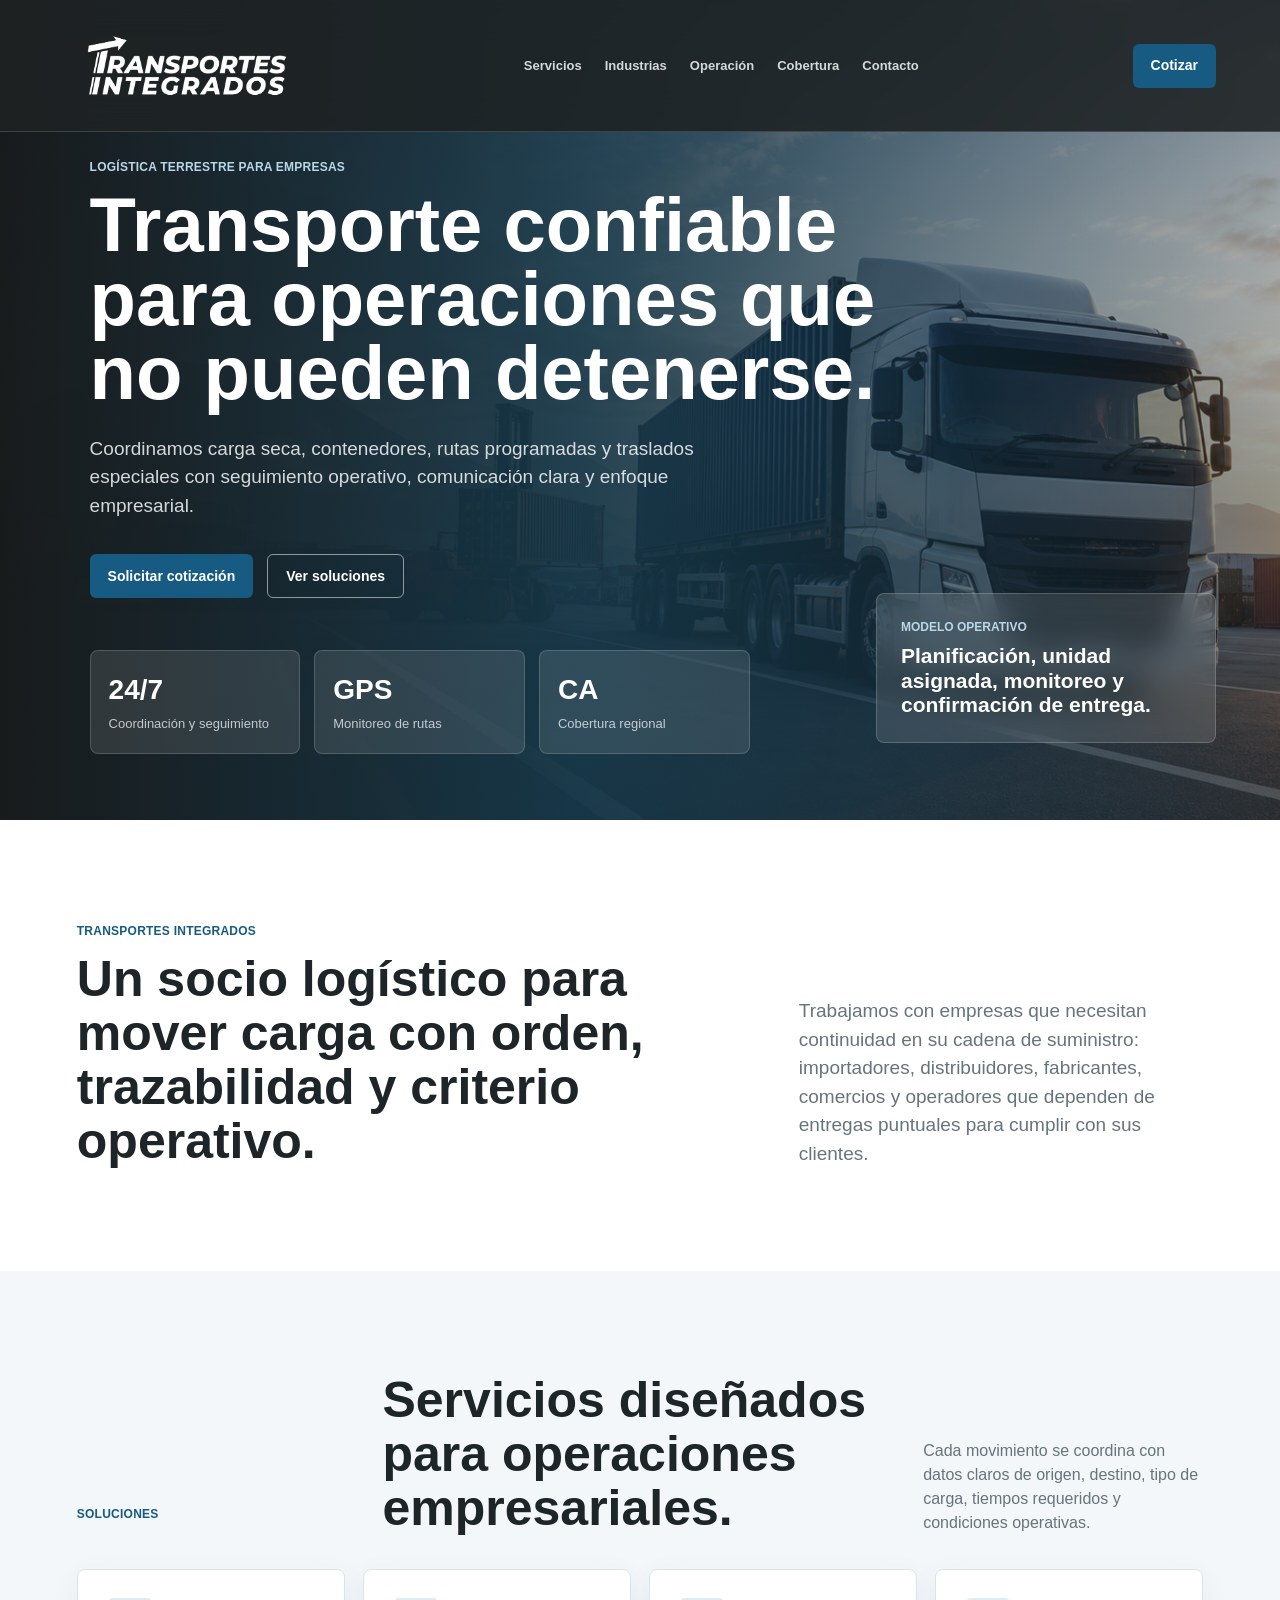
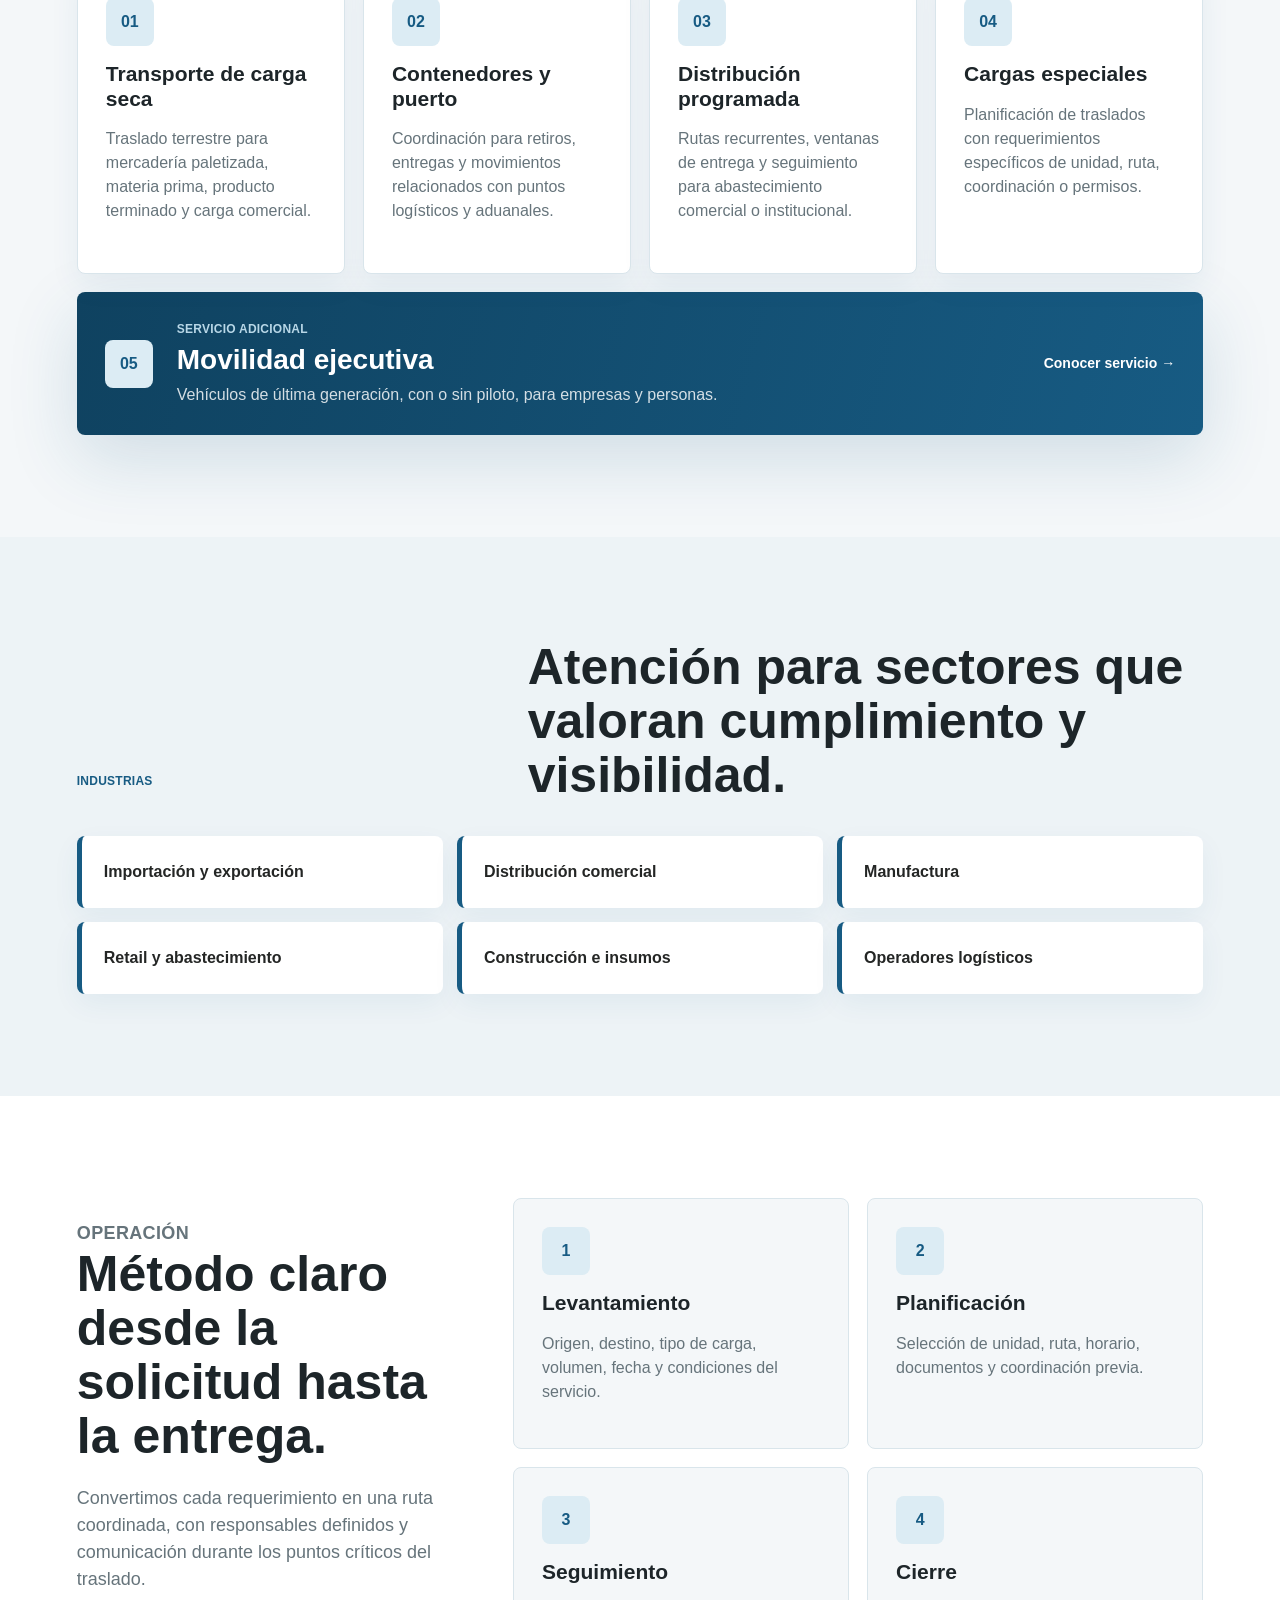
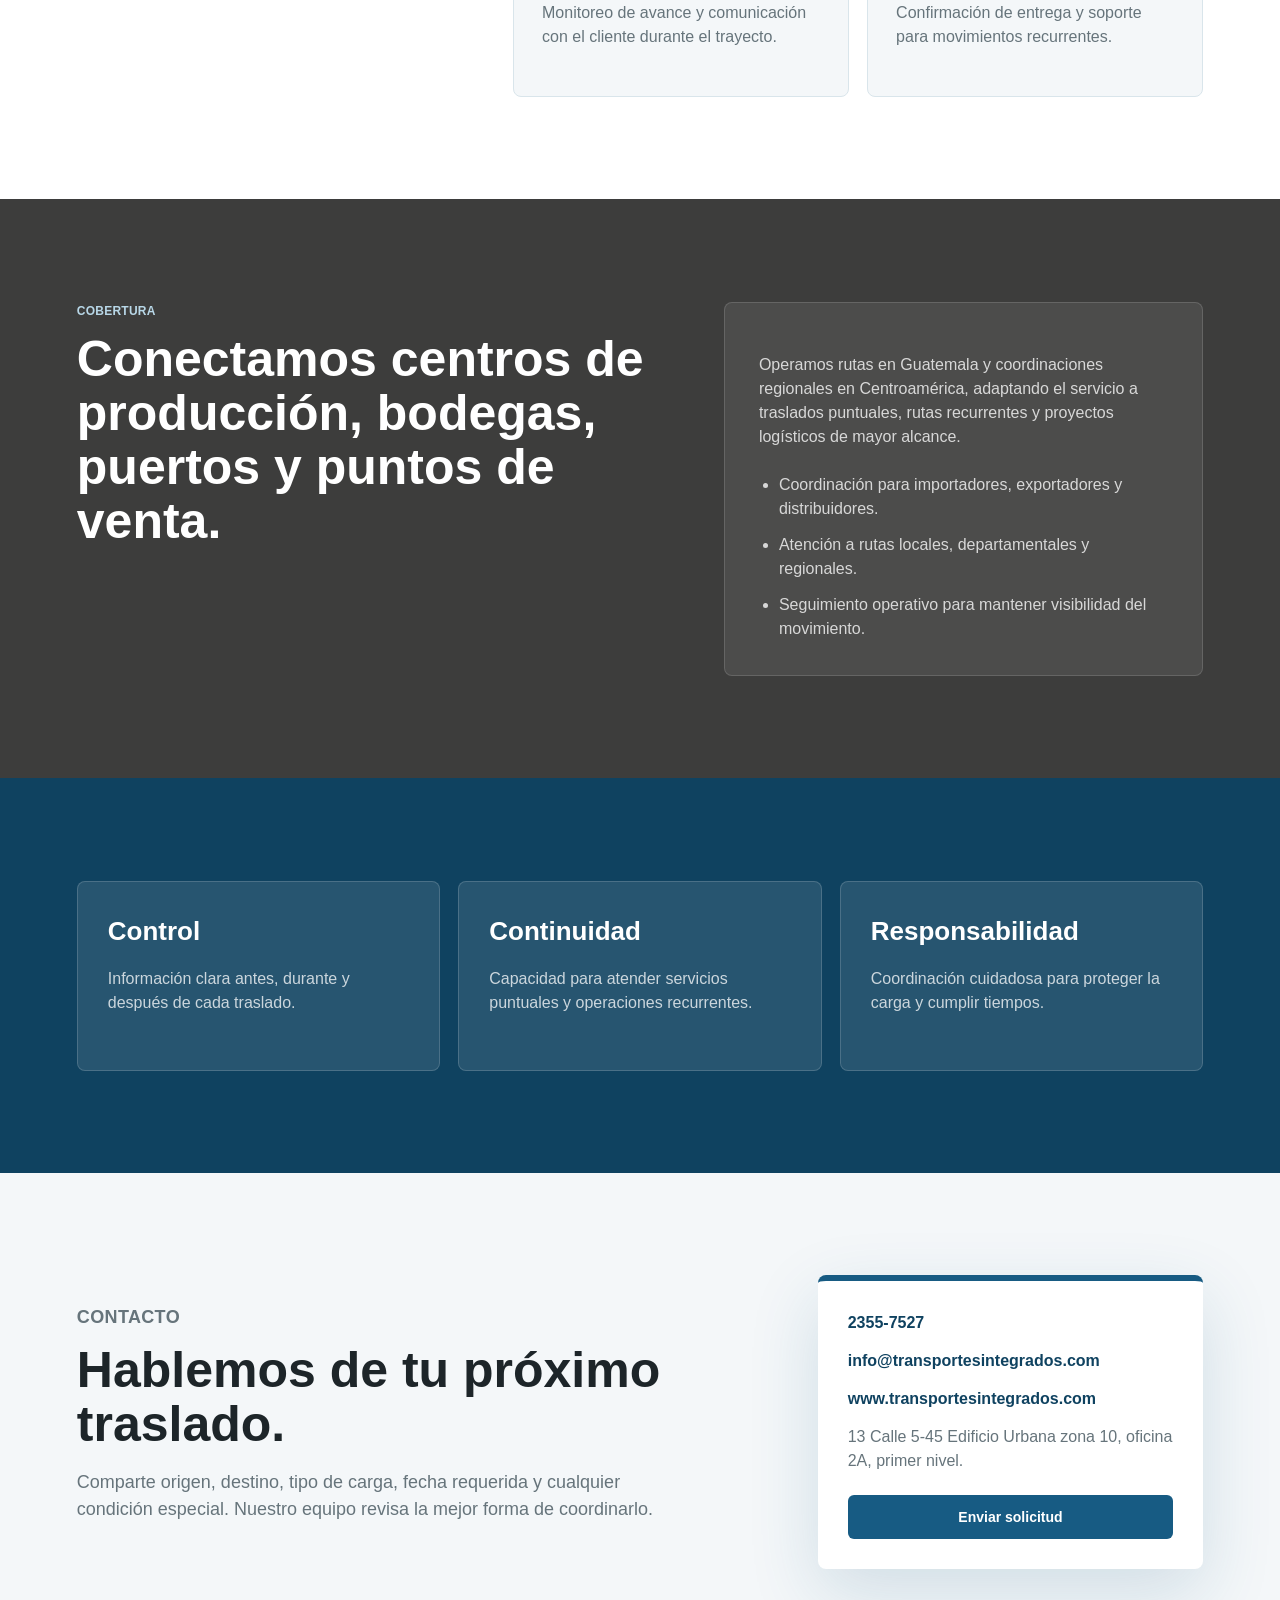
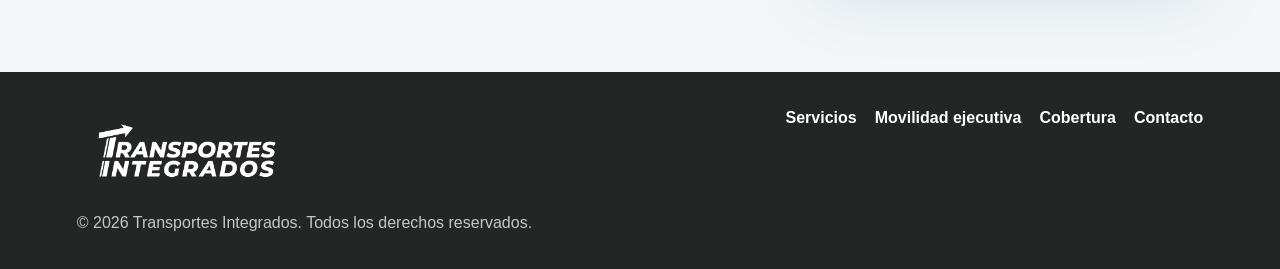
<file: index.html>
<!doctype html>
<html lang="es">
  <head>
    <meta charset="utf-8">
    <meta name="viewport" content="width=device-width, initial-scale=1">
    <meta name="description" content="Transportes Integrados coordina transporte terrestre, carga seca, contenedores y distribución empresarial en Guatemala y Centroamérica.">
    <meta property="og:type" content="website">
    <meta property="og:site_name" content="Transportes Integrados">
    <meta property="og:title" content="Transportes Integrados | Transporte terrestre empresarial">
    <meta property="og:description" content="Soluciones de transporte, carga y logística terrestre para empresas en Guatemala y Centroamérica.">
    <meta property="og:url" content="https://www.transportesintegrados.com/">
    <meta property="og:image" content="https://www.transportesintegrados.com/assets/1%20logo-TI.png">
    <meta property="og:image:secure_url" content="https://www.transportesintegrados.com/assets/1%20logo-TI.png">
    <meta property="og:image:type" content="image/png">
    <meta name="twitter:card" content="summary_large_image">
    <meta name="twitter:title" content="Transportes Integrados | Transporte terrestre empresarial">
    <meta name="twitter:description" content="Soluciones de transporte, carga y logística terrestre para empresas en Guatemala y Centroamérica.">
    <meta name="twitter:image" content="https://www.transportesintegrados.com/assets/1%20logo-TI.png">
    <title>Transportes Integrados | Transporte terrestre empresarial</title>
    <link rel="icon" type="image/png" href="assets/7%20iso-TI-wh.png">
    <link rel="apple-touch-icon" href="assets/7%20iso-TI-wh.png">
    <link rel="preload" href="assets/hero-transportes-integrados.png" as="image">
    <link rel="preload" href="assets/3%20logo-TI-wh.png" as="image">
    <link rel="stylesheet" href="styles.css?v=20260716-1">
  </head>
  <body data-page="home">
    <header class="site-header" data-site-header></header>

    <main id="inicio">
      <section class="hero">
        <div class="hero-media" aria-hidden="true"></div>
        <div class="hero-overlay"></div>
        <div class="hero-content">
          <p class="eyebrow">Logística terrestre para empresas</p>
          <h1>Transporte confiable para operaciones que no pueden detenerse.</h1>
          <p class="hero-copy">Coordinamos carga seca, contenedores, rutas programadas y traslados especiales con seguimiento operativo, comunicación clara y enfoque empresarial.</p>
          <div class="hero-actions">
            <a class="button primary" href="mailto:info@transportesintegrados.com">Solicitar cotización</a>
            <a class="button secondary" href="#servicios">Ver soluciones</a>
          </div>
          <dl class="hero-stats" aria-label="Capacidades de servicio">
            <div><dt>24/7</dt><dd>Coordinación y seguimiento</dd></div>
            <div><dt>GPS</dt><dd>Monitoreo de rutas</dd></div>
            <div><dt>CA</dt><dd>Cobertura regional</dd></div>
          </dl>
        </div>
        <aside class="hero-card" aria-label="Modelo operativo">
          <p>Modelo operativo</p>
          <strong>Planificación, unidad asignada, monitoreo y confirmación de entrega.</strong>
        </aside>
      </section>

      <section class="intro section">
        <div class="intro-copy">
          <p class="eyebrow">Transportes Integrados</p>
          <h2>Un socio logístico para mover carga con orden, trazabilidad y criterio operativo.</h2>
        </div>
        <p>Trabajamos con empresas que necesitan continuidad en su cadena de suministro: importadores, distribuidores, fabricantes, comercios y operadores que dependen de entregas puntuales para cumplir con sus clientes.</p>
      </section>

      <section class="section services" id="servicios">
        <div class="section-heading">
          <p class="eyebrow">Soluciones</p>
          <h2>Servicios diseñados para operaciones empresariales.</h2>
          <p>Cada movimiento se coordina con datos claros de origen, destino, tipo de carga, tiempos requeridos y condiciones operativas.</p>
        </div>
        <div class="service-grid">
          <article><span class="service-number">01</span><h3>Transporte de carga seca</h3><p>Traslado terrestre para mercadería paletizada, materia prima, producto terminado y carga comercial.</p></article>
          <article><span class="service-number">02</span><h3>Contenedores y puerto</h3><p>Coordinación para retiros, entregas y movimientos relacionados con puntos logísticos y aduanales.</p></article>
          <article><span class="service-number">03</span><h3>Distribución programada</h3><p>Rutas recurrentes, ventanas de entrega y seguimiento para abastecimiento comercial o institucional.</p></article>
          <article><span class="service-number">04</span><h3>Cargas especiales</h3><p>Planificación de traslados con requerimientos específicos de unidad, ruta, coordinación o permisos.</p></article>
        </div>
        <a class="executive-service-card" href="movilidad-ejecutiva/" aria-label="Conocer el servicio de movilidad ejecutiva">
          <span class="service-number">05</span>
          <div><p class="eyebrow">Servicio adicional</p><h3>Movilidad ejecutiva</h3><p>Vehículos de última generación, con o sin piloto, para empresas y personas.</p></div>
          <span class="service-card-link">Conocer servicio <span aria-hidden="true">→</span></span>
        </a>
      </section>

      <section class="section industries" id="industrias">
        <div class="section-heading compact"><p class="eyebrow">Industrias</p><h2>Atención para sectores que valoran cumplimiento y visibilidad.</h2></div>
        <div class="industry-list" aria-label="Industrias atendidas">
          <span>Importación y exportación</span><span>Distribución comercial</span><span>Manufactura</span><span>Retail y abastecimiento</span><span>Construcción e insumos</span><span>Operadores logísticos</span>
        </div>
      </section>

      <section class="section operation" id="operacion">
        <div class="operation-copy"><p class="eyebrow">Operación</p><h2>Método claro desde la solicitud hasta la entrega.</h2><p>Convertimos cada requerimiento en una ruta coordinada, con responsables definidos y comunicación durante los puntos críticos del traslado.</p></div>
        <div class="steps">
          <article><span>1</span><h3>Levantamiento</h3><p>Origen, destino, tipo de carga, volumen, fecha y condiciones del servicio.</p></article>
          <article><span>2</span><h3>Planificación</h3><p>Selección de unidad, ruta, horario, documentos y coordinación previa.</p></article>
          <article><span>3</span><h3>Seguimiento</h3><p>Monitoreo de avance y comunicación con el cliente durante el trayecto.</p></article>
          <article><span>4</span><h3>Cierre</h3><p>Confirmación de entrega y soporte para movimientos recurrentes.</p></article>
        </div>
      </section>

      <section class="section split" id="cobertura">
        <div><p class="eyebrow">Cobertura</p><h2>Conectamos centros de producción, bodegas, puertos y puntos de venta.</h2></div>
        <div class="coverage-panel"><p>Operamos rutas en Guatemala y coordinaciones regionales en Centroamérica, adaptando el servicio a traslados puntuales, rutas recurrentes y proyectos logísticos de mayor alcance.</p><ul><li>Coordinación para importadores, exportadores y distribuidores.</li><li>Atención a rutas locales, departamentales y regionales.</li><li>Seguimiento operativo para mantener visibilidad del movimiento.</li></ul></div>
      </section>

      <section class="section trust"><div class="trust-grid"><article><strong>Control</strong><p>Información clara antes, durante y después de cada traslado.</p></article><article><strong>Continuidad</strong><p>Capacidad para atender servicios puntuales y operaciones recurrentes.</p></article><article><strong>Responsabilidad</strong><p>Coordinación cuidadosa para proteger la carga y cumplir tiempos.</p></article></div></section>

      <section class="section contact" id="contacto">
        <div><p class="eyebrow">Contacto</p><h2>Hablemos de tu próximo traslado.</h2><p>Comparte origen, destino, tipo de carga, fecha requerida y cualquier condición especial. Nuestro equipo revisa la mejor forma de coordinarlo.</p></div>
        <div class="contact-card"><a href="tel:+50223557527">2355-7527</a><a href="mailto:info@transportesintegrados.com">info@transportesintegrados.com</a><a href="https://www.transportesintegrados.com">www.transportesintegrados.com</a><p>13 Calle 5-45 Edificio Urbana zona 10, oficina 2A, primer nivel.</p><a class="button primary" href="mailto:info@transportesintegrados.com">Enviar solicitud</a></div>
      </section>
    </main>

    <footer class="site-footer" data-site-footer></footer>
    <script src="site-chrome.js?v=20260716-1"></script>
    <script src="script.js?v=20260716-1"></script>
  </body>
</html>
</file>
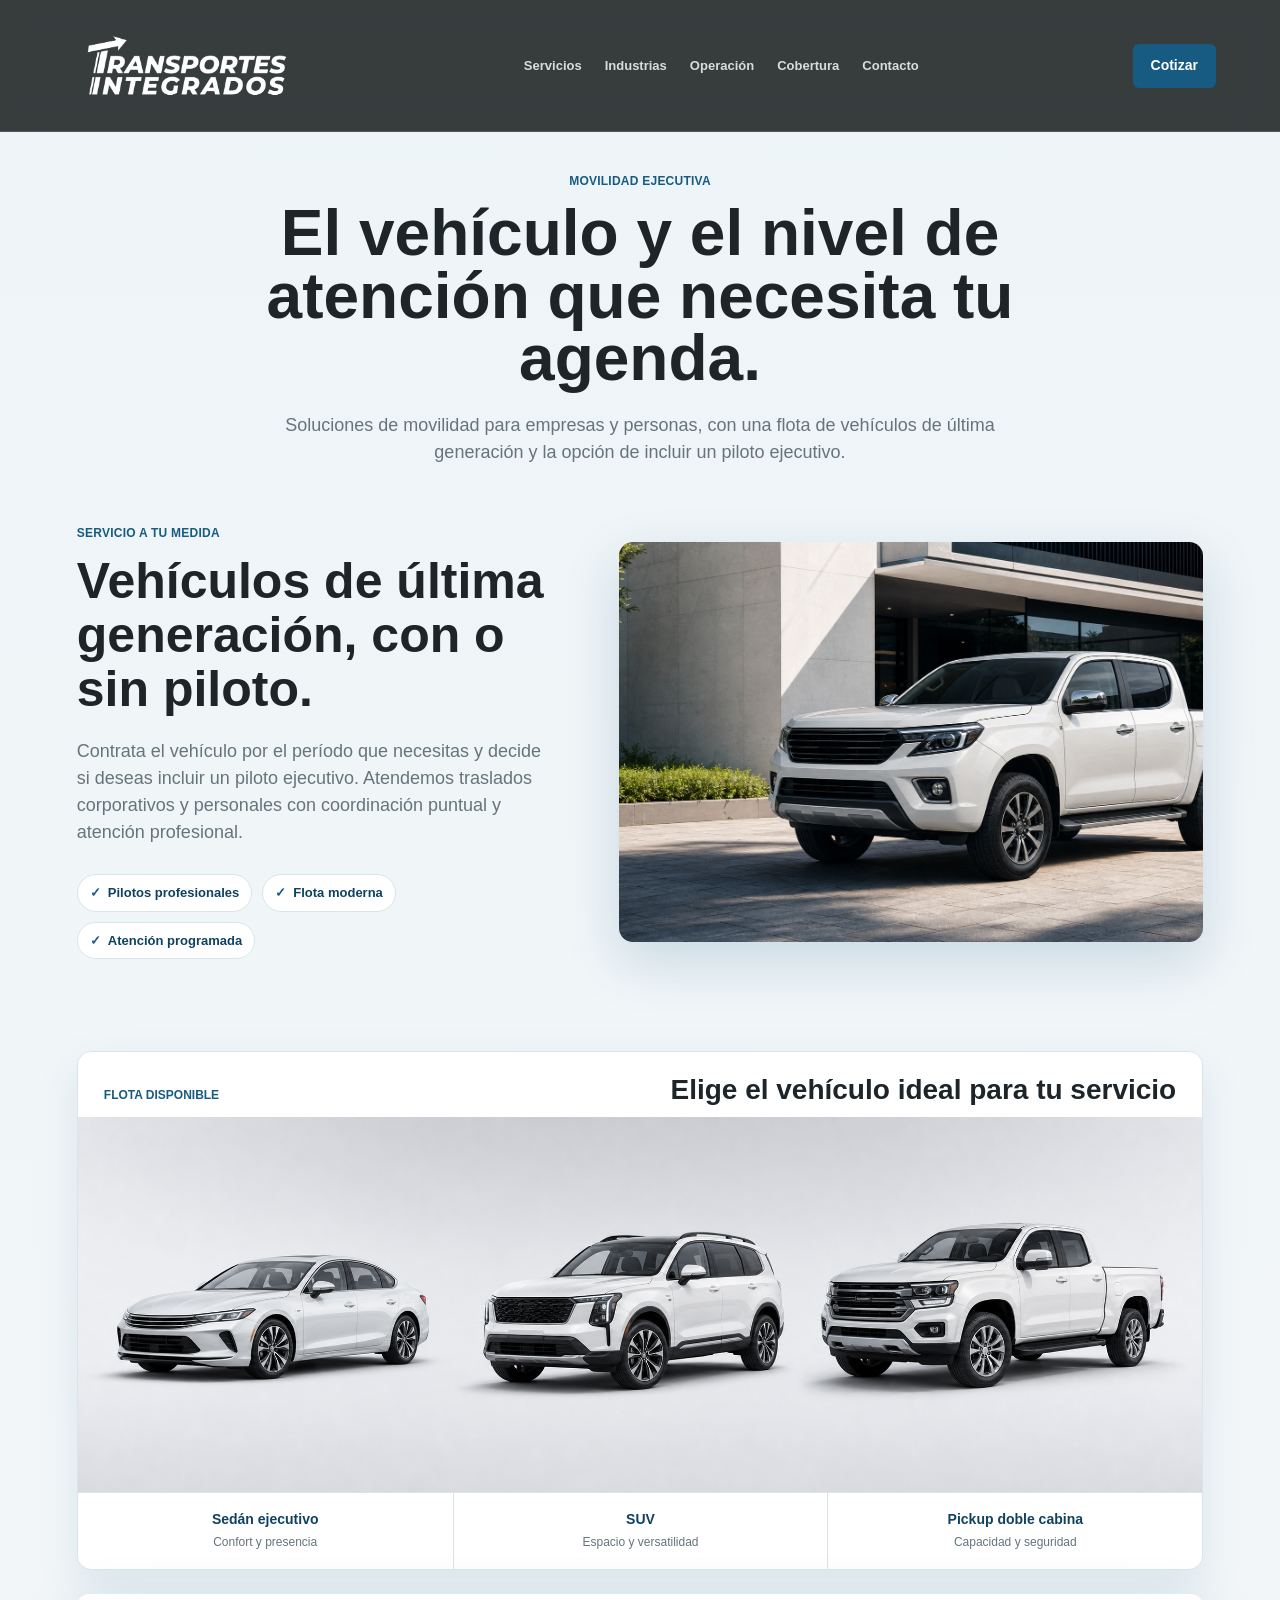
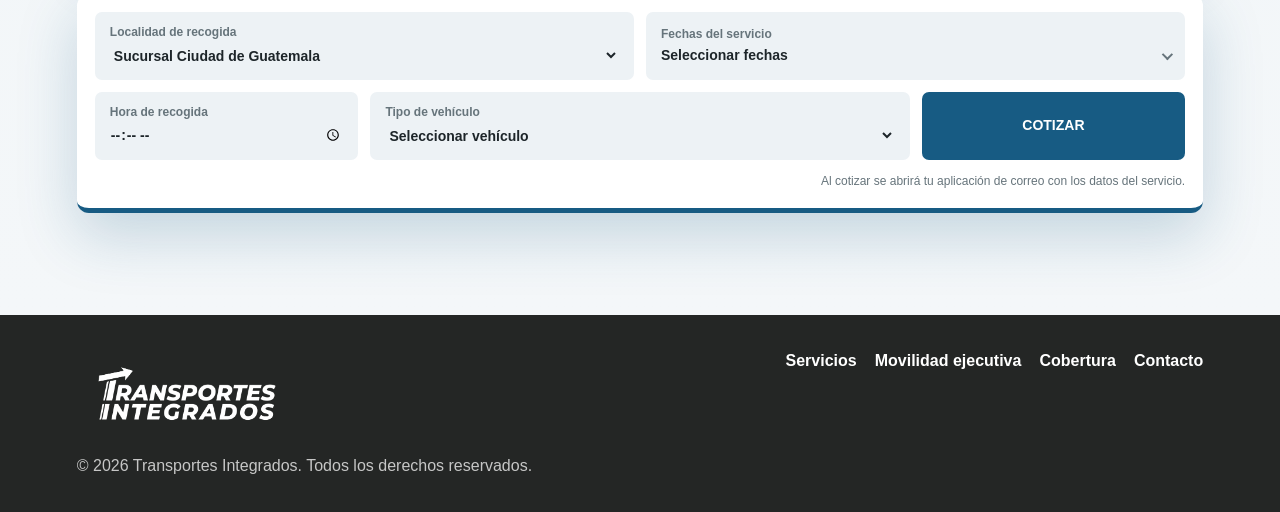
<file: movilidad-ejecutiva/index.html>
<!doctype html>
<html lang="es">
  <head>
    <meta charset="utf-8">
    <meta name="viewport" content="width=device-width, initial-scale=1">
    <meta name="description" content="Movilidad ejecutiva con vehículos de última generación, con o sin piloto, en Ciudad de Guatemala.">
    <meta property="og:type" content="website">
    <meta property="og:site_name" content="Transportes Integrados">
    <meta property="og:title" content="Movilidad ejecutiva | Transportes Integrados">
    <meta property="og:description" content="Vehículos de última generación, con o sin piloto, para empresas y personas.">
    <meta property="og:url" content="https://www.transportesintegrados.com/movilidad-ejecutiva/">
    <meta property="og:image" content="https://www.transportesintegrados.com/assets/1%20logo-TI.png">
    <meta property="og:image:secure_url" content="https://www.transportesintegrados.com/assets/1%20logo-TI.png">
    <meta property="og:image:type" content="image/png">
    <meta name="twitter:card" content="summary_large_image">
    <meta name="twitter:title" content="Movilidad ejecutiva | Transportes Integrados">
    <meta name="twitter:description" content="Vehículos de última generación, con o sin piloto, para empresas y personas.">
    <meta name="twitter:image" content="https://www.transportesintegrados.com/assets/1%20logo-TI.png">
    <title>Movilidad ejecutiva | Transportes Integrados</title>
    <link rel="icon" type="image/png" href="../assets/7%20iso-TI-wh.png">
    <link rel="apple-touch-icon" href="../assets/7%20iso-TI-wh.png">
    <link rel="preload" href="../assets/3%20logo-TI-wh.png" as="image">
    <link rel="preload" href="../assets/pickup-piloto-ejecutivo.png" as="image">
    <link rel="stylesheet" href="../styles.css?v=20260716-2">
  </head>
  <body data-page="executive">
    <header class="site-header" data-site-header></header>

    <main id="pilotos-ejecutivos">
      <section class="executive-service executive-page-section">
        <div class="executive-page-heading">
          <p class="eyebrow">Movilidad ejecutiva</p>
          <h1>El vehículo y el nivel de atención que necesita tu agenda.</h1>
          <p>Soluciones de movilidad para empresas y personas, con una flota de vehículos de última generación y la opción de incluir un piloto ejecutivo.</p>
        </div>

        <div class="executive-intro">
          <div class="executive-copy">
            <p class="eyebrow">Servicio a tu medida</p>
            <h2>Vehículos de última generación, con o sin piloto.</h2>
            <p>Contrata el vehículo por el período que necesitas y decide si deseas incluir un piloto ejecutivo. Atendemos traslados corporativos y personales con coordinación puntual y atención profesional.</p>
            <ul class="executive-benefits" aria-label="Beneficios del servicio">
              <li>Pilotos profesionales</li><li>Flota moderna</li><li>Atención programada</li>
            </ul>
          </div>
          <div class="executive-media"><img src="../assets/pickup-piloto-ejecutivo.png" alt="Pickup blanca para el servicio de movilidad ejecutiva" loading="eager"></div>
          <div class="vehicle-showcase" aria-labelledby="vehicle-showcase-title">
            <div class="vehicle-showcase-heading"><span>Flota disponible</span><h3 id="vehicle-showcase-title">Elige el vehículo ideal para tu servicio</h3></div>
            <img src="../assets/flota-ejecutiva-vehiculos.png" alt="Sedán ejecutivo, SUV y pickup doble cabina disponibles para contratación" loading="lazy">
            <div class="vehicle-showcase-labels" aria-hidden="true"><div><strong>Sedán ejecutivo</strong><span>Confort y presencia</span></div><div><strong>SUV</strong><span>Espacio y versatilidad</span></div><div><strong>Pickup doble cabina</strong><span>Capacidad y seguridad</span></div></div>
          </div>
        </div>

        <form class="executive-quote" id="executive-quote-form" novalidate>
          <label class="quote-field quote-location"><span class="quote-label">Localidad de recogida</span><select id="pickup-location" name="pickup-location" required><option value="Sucursal Ciudad de Guatemala">Sucursal Ciudad de Guatemala</option></select></label>
          <div class="quote-field date-range-field" id="date-range-field">
            <span class="quote-label">Fechas del servicio</span>
            <button class="date-range-trigger" id="date-range-trigger" type="button" aria-haspopup="dialog" aria-expanded="false" aria-controls="date-range-calendar"><span id="date-range-value">Seleccionar fechas</span><span class="field-chevron" aria-hidden="true"></span></button>
            <input id="start-date" name="start-date" type="hidden"><input id="end-date" name="end-date" type="hidden"><span class="field-error" id="date-range-error" role="alert"></span>
            <div class="date-range-calendar" id="date-range-calendar" role="dialog" aria-modal="false" aria-label="Seleccionar rango de fechas" hidden>
              <div class="calendar-header"><button class="calendar-nav" id="previous-month" type="button" aria-label="Mes anterior">&larr;</button><strong id="calendar-month" aria-live="polite"></strong><button class="calendar-nav" id="next-month" type="button" aria-label="Mes siguiente">&rarr;</button></div>
              <div class="calendar-weekdays" aria-hidden="true"><span>Lu</span><span>Ma</span><span>Mi</span><span>Ju</span><span>Vi</span><span>Sá</span><span>Do</span></div>
              <div class="calendar-days" id="calendar-days" role="grid"></div><p class="calendar-help" id="calendar-help">Selecciona la fecha de inicio y después la fecha final.</p>
              <div class="calendar-actions"><button class="calendar-clear" id="clear-dates" type="button">Limpiar fechas</button><button class="calendar-confirm" id="confirm-dates" type="button" disabled>Confirmar</button></div>
            </div>
          </div>
          <label class="quote-field quote-time"><span class="quote-label">Hora de recogida</span><input id="pickup-time" name="pickup-time" type="time" required></label>
          <label class="quote-field quote-vehicle"><span class="quote-label">Tipo de vehículo</span><select id="vehicle-type" name="vehicle-type" required><option value="" selected disabled>Seleccionar vehículo</option><option value="Pickup doble cabina">Pickup doble cabina</option><option value="SUV">SUV</option><option value="Sedán ejecutivo">Sedán ejecutivo</option></select></label>
          <button class="quote-submit" id="cotizador" type="submit">Cotizar</button><p class="quote-note">Al cotizar se abrirá tu aplicación de correo con los datos del servicio.</p>
        </form>
      </section>
    </main>

    <footer class="site-footer" data-site-footer></footer>
    <script src="../site-chrome.js?v=20260716-2"></script>
    <script src="../script.js?v=20260716-2"></script>
  </body>
</html>
</file>
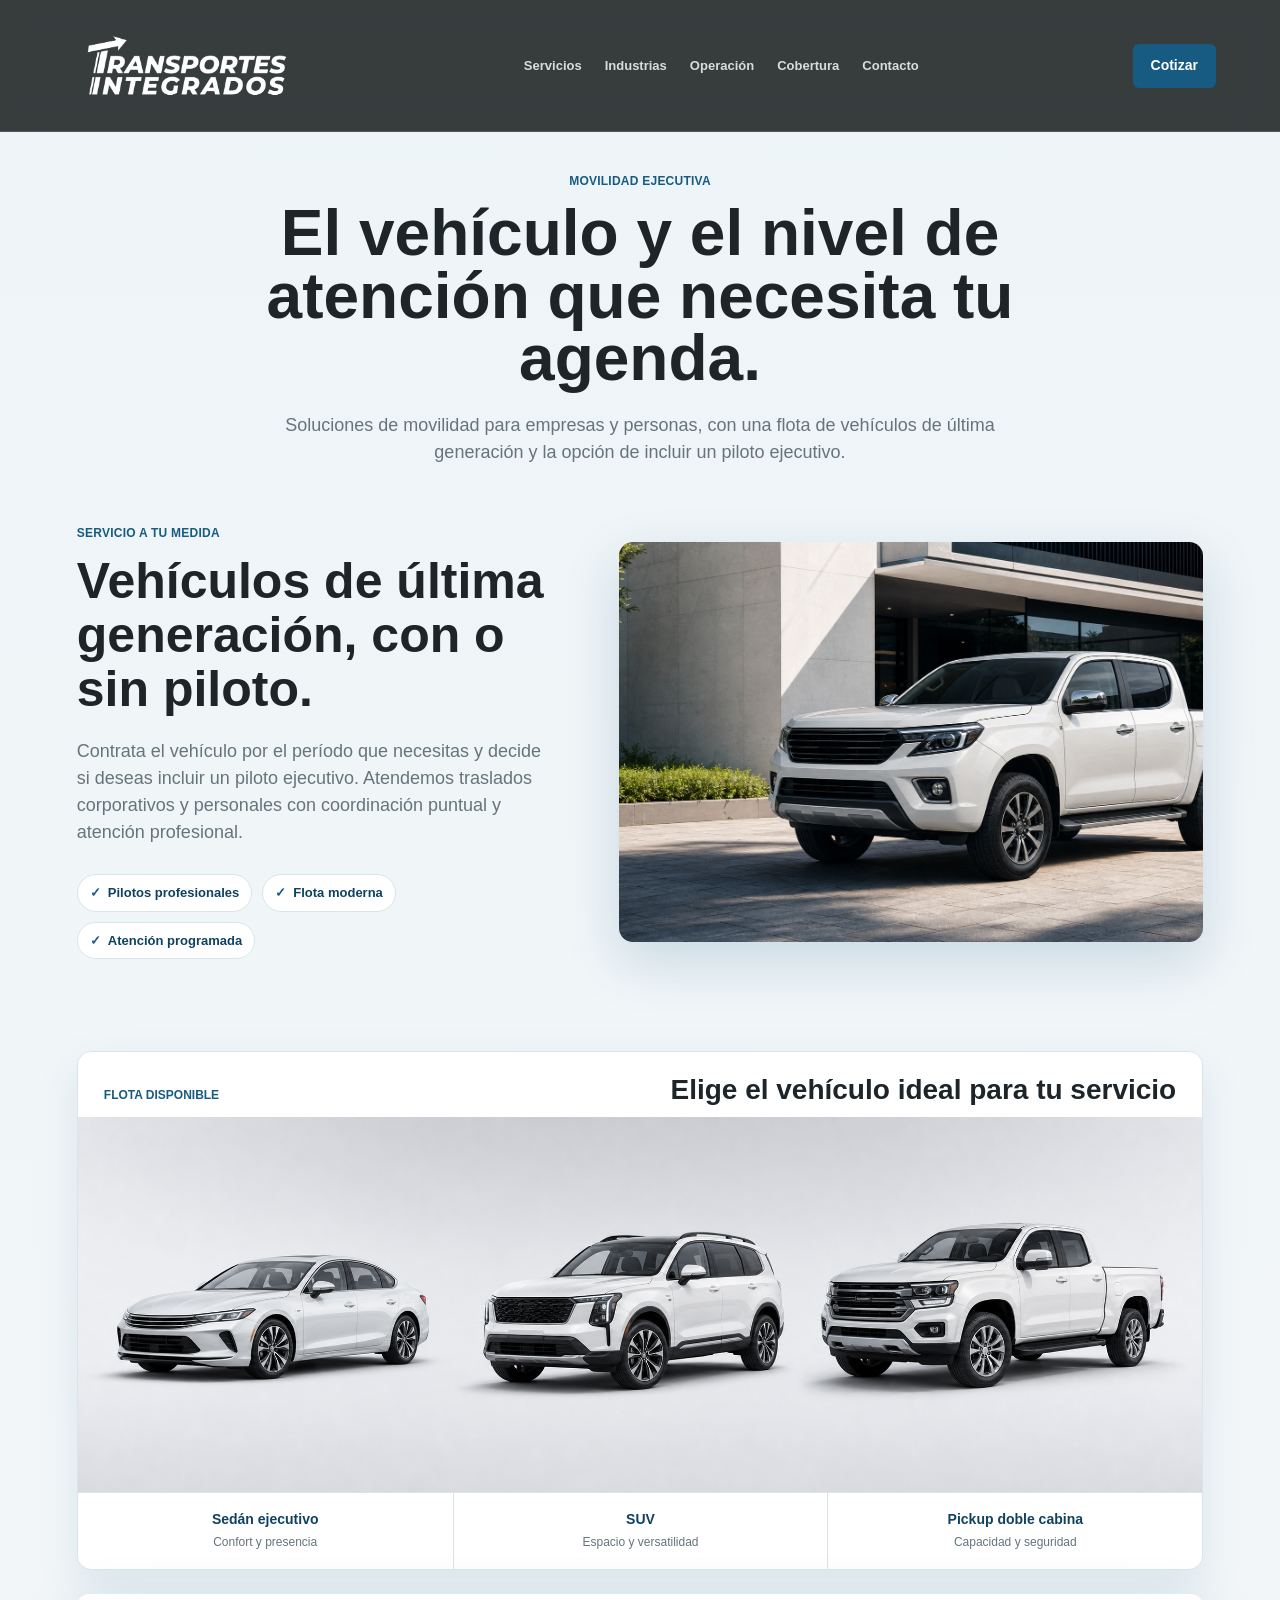
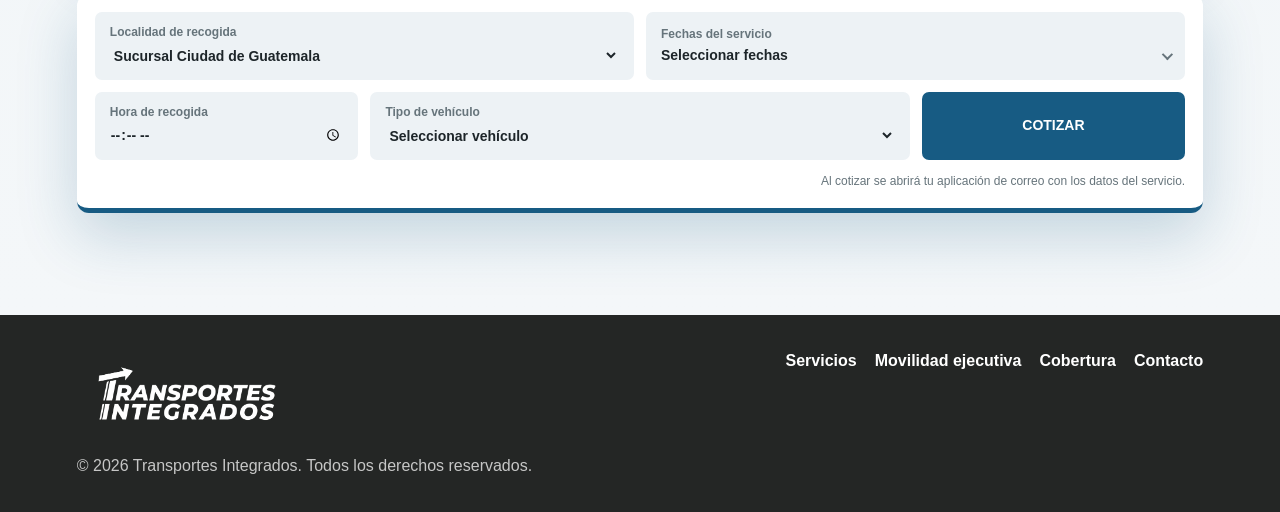
<file: movilidad-ejecutiva.html>
<!doctype html>
<html lang="es">
  <head>
    <meta charset="utf-8">
    <meta name="viewport" content="width=device-width, initial-scale=1">
    <meta name="description" content="Movilidad ejecutiva con vehículos de última generación, con o sin piloto, en Ciudad de Guatemala.">
    <meta property="og:type" content="website">
    <meta property="og:site_name" content="Transportes Integrados">
    <meta property="og:title" content="Movilidad ejecutiva | Transportes Integrados">
    <meta property="og:description" content="Vehículos de última generación, con o sin piloto, para empresas y personas.">
    <meta property="og:url" content="https://www.transportesintegrados.com/movilidad-ejecutiva.html">
    <meta property="og:image" content="https://www.transportesintegrados.com/assets/1%20logo-TI.png">
    <meta property="og:image:secure_url" content="https://www.transportesintegrados.com/assets/1%20logo-TI.png">
    <meta property="og:image:type" content="image/png">
    <meta name="twitter:card" content="summary_large_image">
    <meta name="twitter:title" content="Movilidad ejecutiva | Transportes Integrados">
    <meta name="twitter:description" content="Vehículos de última generación, con o sin piloto, para empresas y personas.">
    <meta name="twitter:image" content="https://www.transportesintegrados.com/assets/1%20logo-TI.png">
    <title>Movilidad ejecutiva | Transportes Integrados</title>
    <link rel="icon" type="image/png" href="assets/7%20iso-TI-wh.png">
    <link rel="apple-touch-icon" href="assets/7%20iso-TI-wh.png">
    <link rel="preload" href="assets/3%20logo-TI-wh.png" as="image">
    <link rel="preload" href="assets/pickup-piloto-ejecutivo.png" as="image">
    <link rel="stylesheet" href="styles.css?v=20260716-1">
  </head>
  <body data-page="executive">
    <header class="site-header" data-site-header></header>

    <main id="pilotos-ejecutivos">
      <section class="executive-service executive-page-section">
        <div class="executive-page-heading">
          <p class="eyebrow">Movilidad ejecutiva</p>
          <h1>El vehículo y el nivel de atención que necesita tu agenda.</h1>
          <p>Soluciones de movilidad para empresas y personas, con una flota de vehículos de última generación y la opción de incluir un piloto ejecutivo.</p>
        </div>

        <div class="executive-intro">
          <div class="executive-copy">
            <p class="eyebrow">Servicio a tu medida</p>
            <h2>Vehículos de última generación, con o sin piloto.</h2>
            <p>Contrata el vehículo por el período que necesitas y decide si deseas incluir un piloto ejecutivo. Atendemos traslados corporativos y personales con coordinación puntual y atención profesional.</p>
            <ul class="executive-benefits" aria-label="Beneficios del servicio">
              <li>Pilotos profesionales</li><li>Flota moderna</li><li>Atención programada</li>
            </ul>
          </div>
          <div class="executive-media"><img src="assets/pickup-piloto-ejecutivo.png" alt="Pickup blanca para el servicio de movilidad ejecutiva" loading="eager"></div>
          <div class="vehicle-showcase" aria-labelledby="vehicle-showcase-title">
            <div class="vehicle-showcase-heading"><span>Flota disponible</span><h3 id="vehicle-showcase-title">Elige el vehículo ideal para tu servicio</h3></div>
            <img src="assets/flota-ejecutiva-vehiculos.png" alt="Sedán ejecutivo, SUV y pickup doble cabina disponibles para contratación" loading="lazy">
            <div class="vehicle-showcase-labels" aria-hidden="true"><div><strong>Sedán ejecutivo</strong><span>Confort y presencia</span></div><div><strong>SUV</strong><span>Espacio y versatilidad</span></div><div><strong>Pickup doble cabina</strong><span>Capacidad y seguridad</span></div></div>
          </div>
        </div>

        <form class="executive-quote" id="executive-quote-form" novalidate>
          <label class="quote-field quote-location"><span class="quote-label">Localidad de recogida</span><select id="pickup-location" name="pickup-location" required><option value="Sucursal Ciudad de Guatemala">Sucursal Ciudad de Guatemala</option></select></label>
          <div class="quote-field date-range-field" id="date-range-field">
            <span class="quote-label">Fechas del servicio</span>
            <button class="date-range-trigger" id="date-range-trigger" type="button" aria-haspopup="dialog" aria-expanded="false" aria-controls="date-range-calendar"><span id="date-range-value">Seleccionar fechas</span><span class="field-chevron" aria-hidden="true"></span></button>
            <input id="start-date" name="start-date" type="hidden"><input id="end-date" name="end-date" type="hidden"><span class="field-error" id="date-range-error" role="alert"></span>
            <div class="date-range-calendar" id="date-range-calendar" role="dialog" aria-modal="false" aria-label="Seleccionar rango de fechas" hidden>
              <div class="calendar-header"><button class="calendar-nav" id="previous-month" type="button" aria-label="Mes anterior">&larr;</button><strong id="calendar-month" aria-live="polite"></strong><button class="calendar-nav" id="next-month" type="button" aria-label="Mes siguiente">&rarr;</button></div>
              <div class="calendar-weekdays" aria-hidden="true"><span>Lu</span><span>Ma</span><span>Mi</span><span>Ju</span><span>Vi</span><span>Sá</span><span>Do</span></div>
              <div class="calendar-days" id="calendar-days" role="grid"></div><p class="calendar-help" id="calendar-help">Selecciona la fecha de inicio y después la fecha final.</p>
              <div class="calendar-actions"><button class="calendar-clear" id="clear-dates" type="button">Limpiar fechas</button><button class="calendar-confirm" id="confirm-dates" type="button" disabled>Confirmar</button></div>
            </div>
          </div>
          <label class="quote-field quote-time"><span class="quote-label">Hora de recogida</span><input id="pickup-time" name="pickup-time" type="time" required></label>
          <label class="quote-field quote-vehicle"><span class="quote-label">Tipo de vehículo</span><select id="vehicle-type" name="vehicle-type" required><option value="" selected disabled>Seleccionar vehículo</option><option value="Pickup doble cabina">Pickup doble cabina</option><option value="SUV">SUV</option><option value="Sedán ejecutivo">Sedán ejecutivo</option></select></label>
          <button class="quote-submit" id="cotizador" type="submit">Cotizar</button><p class="quote-note">Al cotizar se abrirá tu aplicación de correo con los datos del servicio.</p>
        </form>
      </section>
    </main>

    <footer class="site-footer" data-site-footer></footer>
    <script src="site-chrome.js?v=20260716-1"></script>
    <script src="script.js?v=20260716-1"></script>
  </body>
</html>
</file>
<file: styles.css>
:root { --blue:#175b83; --blue-2:#0f4260; --blue-3:#dcecf4; --charcoal:#3d3d3c; --charcoal-2:#242625; --ink:#1d2529; --muted:#66747b; --line:#d9e5eb; --paper:#f4f7f9; --paper-2:#edf3f6; --white:#fff; --accent:#b8d7e7; --shadow:0 24px 70px rgba(23,91,131,.16); }
* { box-sizing:border-box; }
html { scroll-behavior:smooth; }
body { margin:0; color:var(--ink); background:var(--paper); font-family:Arial,Helvetica,sans-serif; line-height:1.5; }
body.menu-open { overflow:hidden; }
a { color:inherit; text-decoration:none; }
img { display:block; max-width:100%; }
h1,h2,h3,p { overflow-wrap:anywhere; }
h1 { margin:0; font-size:clamp(42px,6vw,76px); line-height:.98; }
h2 { margin:0; font-size:clamp(30px,4vw,50px); line-height:1.08; }
h3 { margin:16px 0 10px; font-size:21px; line-height:1.17; }
.site-header { position:fixed; z-index:30; top:0; right:0; left:0; display:grid; grid-template-columns:auto 1fr auto; align-items:center; gap:28px; padding:16px clamp(20px,5vw,72px); color:var(--white); background:rgba(30,35,36,.88); border-bottom:1px solid rgba(255,255,255,.14); backdrop-filter:blur(18px); }
.brand { display:flex; align-items:center; min-width:226px; }
.brand img { width:min(246px,54vw); height:auto; }
.brand img[hidden], .brand-fallback[hidden] { display:none; }
.brand-fallback { font-size:22px; font-weight:900; }
.nav { display:flex; justify-content:center; gap:clamp(14px,1.8vw,28px); color:rgba(255,255,255,.82); font-size:13px; font-weight:800; }
.nav a { padding:8px 0; }
.nav a:hover { color:var(--white); }
.menu-toggle { display:none; width:44px; height:44px; padding:0; color:var(--white); background:transparent; border:1px solid rgba(255,255,255,.28); border-radius:6px; }
.menu-toggle span { display:block; width:18px; height:2px; margin:4px auto; background:currentColor; }
.header-action,.button { display:inline-flex; align-items:center; justify-content:center; min-height:44px; padding:0 18px; border-radius:6px; font-size:14px; font-weight:900; }
.header-action,.button.primary { color:var(--white); background:var(--blue); }
.header-action:hover,.button.primary:hover { background:var(--blue-2); }
.button.secondary { color:var(--white); border:1px solid rgba(255,255,255,.52); }
.hero { position:relative; display:grid; min-height:820px; align-items:center; overflow:hidden; color:var(--white); background:var(--charcoal-2); }
.hero-media,.hero-overlay { position:absolute; inset:0; }
.hero-media { background:url("assets/hero-transportes-integrados.png") center/cover; transform:scale(1.02); }
.hero-overlay { background:linear-gradient(90deg,rgba(24,27,28,.98),rgba(22,57,75,.88) 45%,rgba(23,91,131,.1)),linear-gradient(0deg,rgba(24,27,28,.62),rgba(24,27,28,.06)); }
.hero-content { position:relative; z-index:1; width:min(790px,calc(100% - 40px)); margin-left:clamp(20px,7vw,96px); padding-top:92px; }
.eyebrow { margin:0 0 12px; color:var(--blue); font-size:12px; font-weight:900; letter-spacing:.02em; text-transform:uppercase; }
.hero .eyebrow,.split .eyebrow { color:var(--accent); }
.hero-copy { max-width:650px; margin:24px 0 0; color:rgba(255,255,255,.82); font-size:19px; }
.hero-actions { display:flex; flex-wrap:wrap; gap:14px; margin-top:34px; }
.hero-stats { display:grid; grid-template-columns:repeat(3,minmax(0,1fr)); gap:14px; max-width:660px; margin:52px 0 0; }
.hero-stats div { min-height:104px; padding:18px; background:rgba(255,255,255,.11); border:1px solid rgba(255,255,255,.16); border-radius:8px; }
.hero-stats dt { font-size:28px; font-weight:900; }
.hero-stats dd { margin:3px 0 0; color:rgba(255,255,255,.72); font-size:13px; }
.hero-card { position:absolute; right:clamp(20px,5vw,80px); bottom:clamp(28px,6vw,78px); z-index:1; width:min(340px,calc(100% - 40px)); padding:24px; background:rgba(255,255,255,.12); border:1px solid rgba(255,255,255,.18); border-radius:8px; backdrop-filter:blur(14px); }
.hero-card p { margin:0 0 8px; color:var(--accent); font-size:12px; font-weight:900; text-transform:uppercase; }
.hero-card strong { display:block; font-size:21px; line-height:1.18; }
.section { padding:clamp(68px,8vw,112px) clamp(20px,6vw,88px); }
.intro { display:grid; grid-template-columns:minmax(0,1.25fr) minmax(320px,.75fr); gap:48px; align-items:end; background:var(--white); }
.intro > p { margin:0; color:var(--muted); font-size:19px; }
.section-heading { display:grid; grid-template-columns:minmax(0,.78fr) minmax(0,1.45fr) minmax(280px,.65fr); align-items:end; gap:32px; margin-bottom:34px; }
.section-heading.compact { grid-template-columns:minmax(0,.62fr) minmax(0,1fr); }
.section-heading p:not(.eyebrow) { margin:0; color:var(--muted); }
.service-grid { display:grid; grid-template-columns:repeat(4,minmax(0,1fr)); gap:18px; }
.service-grid article { min-height:305px; padding:28px; background:var(--white); border:1px solid var(--line); border-radius:8px; box-shadow:0 10px 30px rgba(23,91,131,.07); }
.service-grid p,.operation-copy p,.steps p,.trust-grid p,.coverage-panel,.contact p { color:var(--muted); }
.service-number,.steps span { display:inline-flex; align-items:center; justify-content:center; width:48px; height:48px; color:var(--blue); background:var(--blue-3); border-radius:8px; font-weight:900; }
.executive-service-card { display:grid; grid-template-columns:auto minmax(0,1fr) auto; gap:24px; align-items:center; margin-top:18px; padding:28px; color:var(--white); background:linear-gradient(105deg,var(--blue-2),var(--blue)); border-radius:8px; box-shadow:var(--shadow); transition:transform .16s ease,box-shadow .16s ease; }
.executive-service-card:hover { transform:translateY(-2px); box-shadow:0 30px 75px rgba(15,66,96,.26); }
.executive-service-card .eyebrow { margin-bottom:6px; color:var(--accent); }
.executive-service-card h3 { margin:0; font-size:28px; }
.executive-service-card div > p:last-child { margin:6px 0 0; color:rgba(255,255,255,.82); }
.service-card-link { font-size:14px; font-weight:900; white-space:nowrap; }
.industries { background:var(--paper-2); }
.industry-list { display:grid; grid-template-columns:repeat(3,minmax(0,1fr)); gap:14px; }
.industry-list span { display:flex; min-height:72px; align-items:center; padding:0 22px; color:var(--charcoal-2); background:var(--white); border-left:5px solid var(--blue); border-radius:8px; font-weight:900; box-shadow:0 10px 28px rgba(23,91,131,.06); }
.operation { display:grid; grid-template-columns:minmax(280px,.72fr) minmax(0,1.28fr); gap:48px; background:var(--white); }
.operation-copy { position:sticky; top:110px; align-self:start; }
.operation-copy p { margin:22px 0 0; font-size:18px; }
.steps { display:grid; grid-template-columns:repeat(2,minmax(0,1fr)); gap:18px; }
.steps article { min-height:230px; padding:28px; background:var(--paper); border:1px solid var(--line); border-radius:8px; }
.split { display:grid; grid-template-columns:minmax(0,1fr) minmax(360px,.8fr); gap:48px; color:var(--white); background:var(--charcoal); }
.split h2 { color:var(--white); }
.coverage-panel { padding:34px; color:rgba(255,255,255,.78); background:rgba(255,255,255,.08); border:1px solid rgba(255,255,255,.14); border-radius:8px; }
.coverage-panel ul { margin:24px 0 0; padding-left:20px; }
.coverage-panel li + li { margin-top:12px; }
.trust { background:var(--blue-2); }
.trust-grid { display:grid; grid-template-columns:repeat(3,minmax(0,1fr)); gap:18px; }
.trust-grid article { min-height:190px; padding:30px; color:var(--white); background:rgba(255,255,255,.1); border:1px solid rgba(255,255,255,.16); border-radius:8px; }
.trust-grid strong { display:block; font-size:26px; }
.trust-grid p { margin-bottom:0; color:rgba(255,255,255,.76); }
.contact { display:grid; grid-template-columns:minmax(0,1fr) minmax(320px,.55fr); gap:40px; align-items:center; }
.contact p { max-width:620px; font-size:18px; }
.contact-card { display:grid; gap:14px; padding:30px; background:var(--white); border-top:6px solid var(--blue); border-radius:8px; box-shadow:var(--shadow); }
.contact-card a:not(.button) { color:var(--blue-2); font-weight:900; }
.contact-card p { margin:0; font-size:16px; }
.contact-card .button { margin-top:8px; }
.site-footer { display:flex; justify-content:space-between; gap:24px; padding:34px clamp(20px,6vw,88px); color:rgba(255,255,255,.74); background:var(--charcoal-2); }
.site-footer img { width:220px; margin-bottom:16px; }
.site-footer p { margin:0; }
.site-footer nav { display:flex; flex-wrap:wrap; align-items:start; justify-content:flex-end; gap:18px; color:var(--white); font-weight:800; }

/* Movilidad ejecutiva */
.executive-service { padding:clamp(128px,15vw,172px) clamp(20px,6vw,88px) clamp(68px,8vw,112px); background:linear-gradient(180deg,#edf4f7 0%,var(--paper) 100%); }
.executive-page-heading { max-width:860px; margin:0 auto clamp(36px,5vw,58px); text-align:center; }
.executive-page-heading h1 { font-size:clamp(38px,5vw,64px); }
.executive-page-heading > p:last-child { max-width:720px; margin:22px auto 0; color:var(--muted); font-size:18px; }
.executive-intro { display:grid; grid-template-columns:minmax(280px,.9fr) minmax(360px,1.1fr); gap:clamp(28px,5vw,70px); align-items:center; max-width:1320px; margin:0 auto; }
.executive-copy > p:not(.eyebrow) { max-width:600px; margin:22px 0 0; color:var(--muted); font-size:18px; }
.executive-benefits { display:flex; flex-wrap:wrap; gap:10px; margin:28px 0 0; padding:0; list-style:none; }
.executive-benefits li { padding:8px 12px; color:var(--blue-2); background:var(--white); border:1px solid var(--line); border-radius:999px; font-size:13px; font-weight:900; }
.executive-benefits li::before { content:"✓"; margin-right:7px; color:var(--blue); }
.executive-media { overflow:hidden; min-height:400px; border-radius:14px; box-shadow:0 20px 54px rgba(23,91,131,.18); }
.executive-media img { width:100%; height:100%; min-height:400px; object-fit:cover; }
.vehicle-showcase { grid-column:1 / -1; overflow:hidden; margin-top:clamp(12px,3vw,28px); background:var(--white); border:1px solid var(--line); border-radius:14px; box-shadow:0 16px 44px rgba(23,91,131,.1); }
.vehicle-showcase-heading { display:flex; align-items:baseline; justify-content:space-between; gap:24px; padding:22px 26px 0; }
.vehicle-showcase-heading span { color:var(--blue); font-size:12px; font-weight:900; text-transform:uppercase; }
.vehicle-showcase-heading h3 { margin:0; font-size:clamp(20px,2.2vw,28px); text-align:right; }
.vehicle-showcase > img { width:100%; height:auto; margin-top:10px; }
.vehicle-showcase-labels { display:grid; grid-template-columns:repeat(3,minmax(0,1fr)); border-top:1px solid var(--line); }
.vehicle-showcase-labels div { display:grid; gap:3px; padding:16px 20px 18px; text-align:center; }
.vehicle-showcase-labels div + div { border-left:1px solid var(--line); }
.vehicle-showcase-labels strong { color:var(--blue-2); font-size:14px; }
.vehicle-showcase-labels span { color:var(--muted); font-size:12px; }
.executive-quote { position:relative; z-index:2; display:grid; grid-template-columns:minmax(220px,1.35fr) minmax(210px,1.2fr) minmax(150px,.7fr) minmax(190px,1fr) minmax(150px,.72fr); gap:12px; align-items:stretch; max-width:1320px; margin:24px auto 0; padding:18px; background:var(--white); border-bottom:5px solid var(--blue); border-radius:12px; box-shadow:0 22px 60px rgba(23,91,131,.22); }
.quote-field { position:relative; display:flex; min-width:0; min-height:68px; flex-direction:column; justify-content:center; padding:10px 14px; background:#edf2f5; border:1px solid transparent; border-radius:7px; }
.quote-field:focus-within { background:var(--white); border-color:var(--blue); box-shadow:0 0 0 3px rgba(23,91,131,.12); }
.quote-field.is-invalid { border-color:#b42318; }
.quote-label { display:block; margin-bottom:2px; color:var(--muted); font-size:12px; font-weight:700; }
.quote-field select,.quote-field input,.date-range-trigger { width:100%; min-width:0; margin:0; padding:0; color:var(--ink); background:transparent; border:0; outline:0; font:inherit; font-size:14px; font-weight:800; }
.quote-field select,.quote-field input[type="time"] { min-height:25px; }
.quote-field select { overflow:hidden; text-overflow:ellipsis; white-space:nowrap; }
.date-range-trigger { display:flex; align-items:center; justify-content:space-between; gap:10px; text-align:left; cursor:pointer; }
.field-chevron { width:8px; height:8px; flex:0 0 auto; border-right:2px solid var(--muted); border-bottom:2px solid var(--muted); transform:rotate(45deg) translateY(-2px); }
.field-error { position:absolute; top:calc(100% + 8px); left:0; color:#b42318; font-size:12px; font-weight:700; }
.quote-submit { width:100%; min-width:0; min-height:68px; padding:0 22px; color:var(--white); background:var(--blue); border:0; border-radius:7px; font:inherit; font-size:14px; font-weight:900; text-transform:uppercase; cursor:pointer; transition:background .16s ease,transform .16s ease; }
.quote-submit:hover { background:var(--blue-2); transform:translateY(-1px); }
.quote-note { grid-column:1 / -1; margin:0; color:var(--muted); font-size:12px; text-align:right; }
.date-range-calendar { position:absolute; z-index:40; top:calc(100% + 16px); right:0; width:min(330px,calc(100vw - 32px)); padding:14px; color:var(--white); background:var(--blue-2); border:1px solid rgba(255,255,255,.12); border-radius:14px; box-shadow:0 28px 70px rgba(15,66,96,.34); }
.date-range-calendar[hidden] { display:none; }
.calendar-header { display:grid; grid-template-columns:34px 1fr 34px; align-items:center; gap:8px; margin-bottom:8px; text-align:center; }
.calendar-header strong { font-size:15px; text-transform:capitalize; }
.calendar-nav { width:34px; height:34px; color:var(--white); background:rgba(255,255,255,.08); border:0; border-radius:50%; font-size:14px; cursor:pointer; }
.calendar-nav:hover,.calendar-day:hover:not(:disabled) { background:rgba(255,255,255,.16); }
.calendar-weekdays,.calendar-days { display:grid; grid-template-columns:repeat(7,minmax(0,1fr)); gap:2px; }
.calendar-weekdays { margin-bottom:2px; color:rgba(255,255,255,.62); font-size:10px; font-weight:800; text-align:center; }
.calendar-weekdays span { padding:3px 0; }
.calendar-day { height:30px; min-width:0; padding:0; color:var(--white); background:transparent; border:0; border-radius:8px; font:inherit; font-size:12px; font-weight:800; cursor:pointer; }
.calendar-day.is-outside { color:rgba(255,255,255,.3); }.calendar-day:disabled { color:rgba(255,255,255,.22); cursor:not-allowed; }.calendar-day.is-in-range { background:rgba(139,196,224,.18); }.calendar-day.is-start,.calendar-day.is-end { background:var(--blue); box-shadow:inset 0 0 0 2px #8bc4e0; }
.calendar-help { min-height:15px; margin:8px 0 0; color:rgba(255,255,255,.68); font-size:10px; line-height:1.35; }
.calendar-actions { display:grid; grid-template-columns:1fr 1.3fr; gap:8px; margin-top:10px; }
.calendar-clear,.calendar-confirm { min-height:36px; padding:0 8px; border:0; border-radius:999px; font:inherit; font-size:11px; font-weight:900; cursor:pointer; }.calendar-clear { color:#b9d9e9; background:transparent; }.calendar-confirm { color:var(--white); background:var(--blue); }.calendar-confirm:disabled { opacity:.42; cursor:not-allowed; }
.quote-submit:focus-visible,.calendar-nav:focus-visible,.calendar-day:focus-visible,.calendar-clear:focus-visible,.calendar-confirm:focus-visible { outline:3px solid rgba(23,91,131,.28); outline-offset:2px; }

@media (min-width:921px) and (max-width:1360px) { .executive-quote { grid-template-columns:repeat(4,minmax(0,1fr)); }.quote-location,.date-range-field,.quote-vehicle { grid-column:span 2; } }
@media (max-width:1080px) { .site-header { grid-template-columns:auto auto; }.menu-toggle { display:block; justify-self:end; }.nav { position:fixed; top:78px; right:20px; left:20px; display:none; flex-direction:column; gap:0; padding:12px; background:rgba(30,35,36,.98); border:1px solid rgba(255,255,255,.14); border-radius:8px; box-shadow:0 24px 70px rgba(0,0,0,.28); }.nav.is-open { display:flex; }.nav a { padding:14px 12px; }.header-action { display:none; }.hero { min-height:840px; }.hero-content { margin:0 auto; padding-top:132px; }.hero-card { position:relative; right:auto; bottom:auto; margin:28px auto 0; }.intro,.section-heading,.section-heading.compact,.operation,.split,.contact,.executive-intro { grid-template-columns:1fr; }.operation-copy { position:static; }.service-grid,.industry-list,.trust-grid { grid-template-columns:repeat(2,minmax(0,1fr)); }.executive-media { min-height:320px; }.executive-media img { min-height:320px; }.executive-quote { grid-template-columns:1fr 1fr; }.quote-submit { grid-column:1 / -1; } }
@media (max-width:640px) { .site-header { padding:14px 16px; }.brand { min-width:178px; }.brand img { width:190px; }.nav { top:72px; right:12px; left:12px; }.hero { min-height:auto; padding:120px 0 48px; }.hero-content { width:calc(100% - 32px); padding-top:0; }h1 { font-size:42px; }.hero-stats,.service-grid,.industry-list,.steps,.trust-grid { grid-template-columns:1fr; }.hero-stats { margin-top:34px; }.button { width:100%; }.section,.executive-service { padding-right:16px; padding-left:16px; }.section { padding-top:56px; padding-bottom:56px; }.coverage-panel,.contact-card,.service-grid article,.steps article,.trust-grid article { padding:22px; }.executive-service-card { grid-template-columns:auto 1fr; gap:16px; }.service-card-link { grid-column:1 / -1; }.executive-page-heading { margin-top:24px; text-align:left; }.executive-media,.executive-media img { min-height:240px; }.executive-quote { grid-template-columns:1fr; padding:12px; }.quote-submit { grid-column:1; }.quote-note { text-align:left; }.date-range-calendar { position:fixed; top:50%; right:auto; left:50%; width:min(300px,calc(100vw - 24px)); max-height:calc(100vh - 32px); overflow-y:auto; transform:translate(-50%,-50%); }.vehicle-showcase-heading { display:grid; gap:5px; padding:18px 16px 0; }.vehicle-showcase-heading h3 { font-size:20px; text-align:left; }.vehicle-showcase > img { margin-top:4px; }.vehicle-showcase-labels div { padding:12px 6px 14px; }.vehicle-showcase-labels strong { font-size:11px; }.vehicle-showcase-labels span { display:none; }.site-footer { flex-direction:column; }.site-footer nav { justify-content:flex-start; } }
</file>
